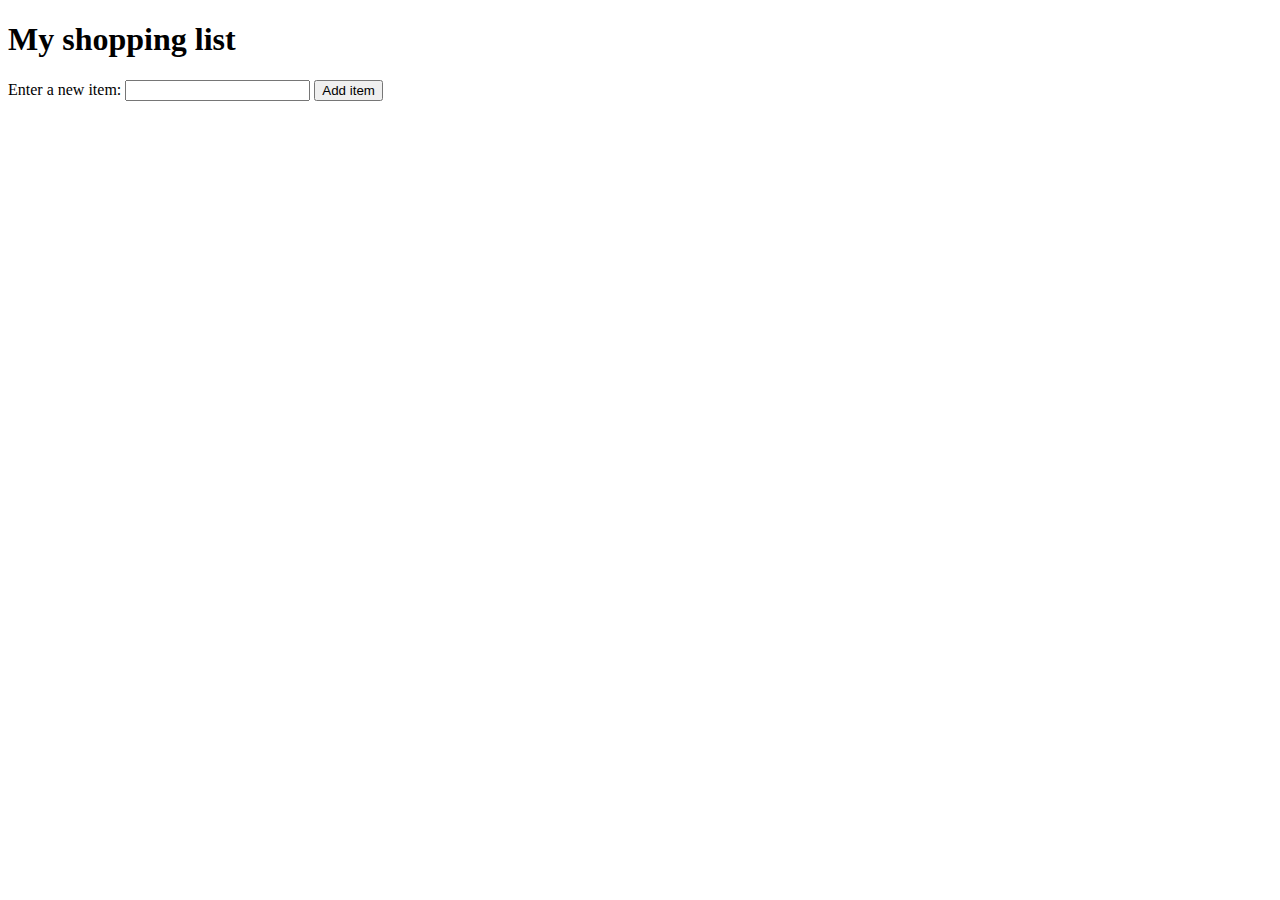
<file: exercises/MDN-DOM-Shoppinglist/index.html>
<!DOCTYPE html>
<html lang="en-us">
  <head>
    <meta charset="utf-8" />
    <meta name="viewport" content="width=device-width, initial-scale=1.0" />
    <title>Shopping list example</title>
    <script src="app.js" defer="defer"></script>
    <link rel="stylesheet" href="style.css" />
  </head>
  <body>
    <h1>My shopping list</h1>

    <div>
      <label for="item">Enter a new item:</label>
      <input type="text" name="item" id="item" />
      <button>Add item</button>
    </div>

    <ul></ul>
  </body>
</html>
</file>
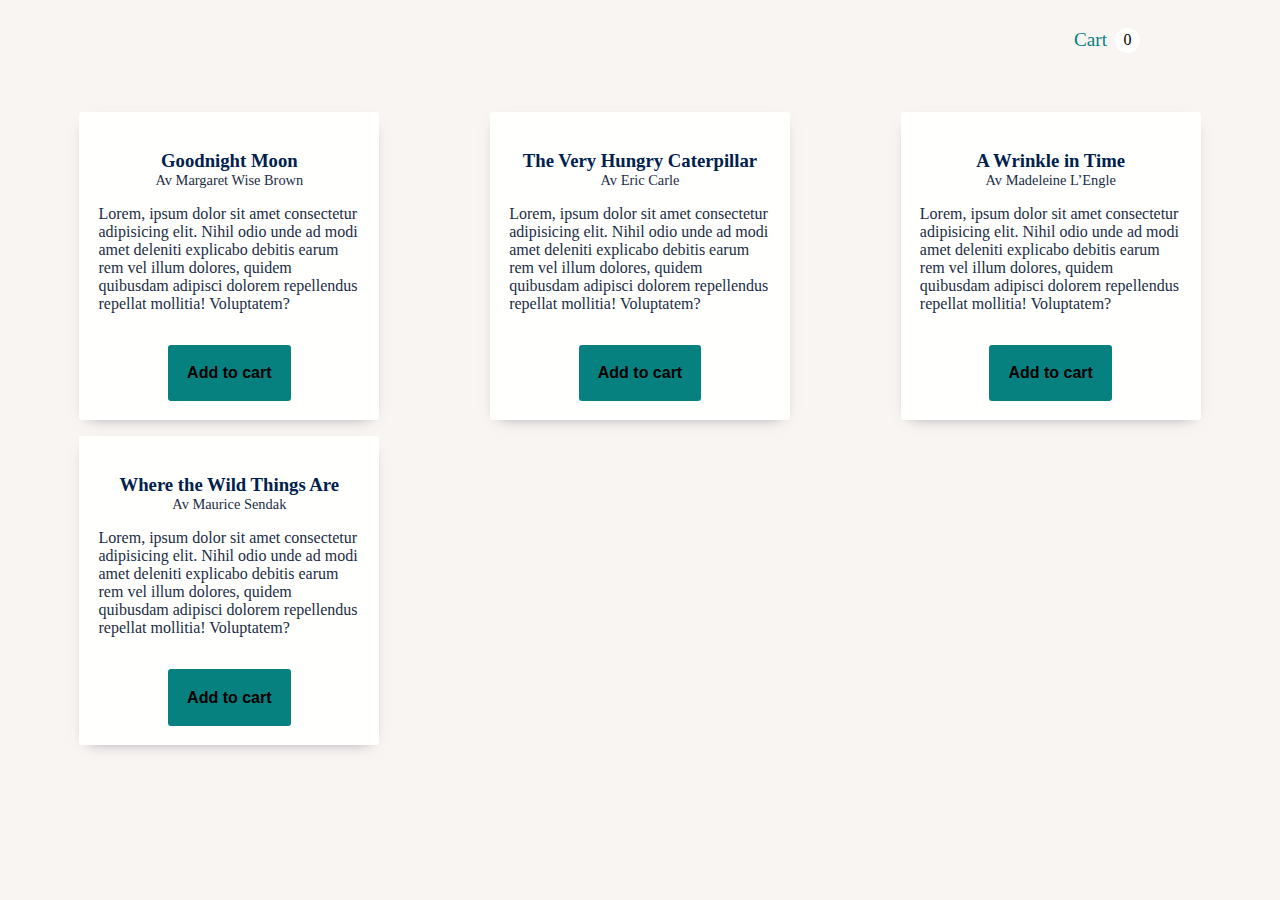
<file: exercises/Shopping-cart-advance/index.html>
<!DOCTYPE html>
<html lang="en">
  <head>
    <meta charset="UTF-8" />
    <meta name="viewport" content="width=device-width, initial-scale=1.0" />
    <link rel="stylesheet" href="css/style.css" />
    <link rel="stylesheet" href="css/font-awesome/css/all.css" />
    <title>Document</title>
  </head>
  <body>
    <header class="header">
      <nav class="menu">
        <a href="#" class="link" id="open-cart">Cart</a>
        <span class="cart-total" id="productsInCart">0</span>
        <section class="cart-wrapper hide" id="cart">
          <h3>Tillagda produkter</h3>
          <ul id="products"></ul>
        </section>
      </nav>
    </header>
    <main>
      <section class="cards">
        <article class="card" data-product="Goodnight Moon">
          <h3 class="title">Goodnight Moon</h3>
          <p class="author">Av Margaret Wise Brown</p>
          <p class="about">
            Lorem, ipsum dolor sit amet consectetur adipisicing elit. Nihil odio
            unde ad modi amet deleniti explicabo debitis earum rem vel illum
            dolores, quidem quibusdam adipisci dolorem repellendus repellat
            mollitia! Voluptatem?
          </p>
          <button class="button" id="add-to-cart-button">Add to cart</button>
        </article>
        <article class="card" data-product="The Very Hungry Caterpillar">
          <h3 class="title">The Very Hungry Caterpillar</h3>
          <p class="author">Av Eric Carle</p>
          <p></p>
          <p class="about">
            Lorem, ipsum dolor sit amet consectetur adipisicing elit. Nihil odio
            unde ad modi amet deleniti explicabo debitis earum rem vel illum
            dolores, quidem quibusdam adipisci dolorem repellendus repellat
            mollitia! Voluptatem?
          </p>
          <button class="button">Add to cart</button>
        </article>
        <article class="card" data-product="A Wrinkle in Time">
          <h3 class="title">A Wrinkle in Time</h3>
          <p class="author">Av Madeleine L’Engle</p>
          <p></p>
          <p class="about">
            Lorem, ipsum dolor sit amet consectetur adipisicing elit. Nihil odio
            unde ad modi amet deleniti explicabo debitis earum rem vel illum
            dolores, quidem quibusdam adipisci dolorem repellendus repellat
            mollitia! Voluptatem?
          </p>
          <button class="button">Add to cart</button>
        </article>
        <article class="card" data-product="Where the Wild Things Are">
          <h3 class="title">Where the Wild Things Are</h3>
          <p class="author">Av Maurice Sendak</p>
          <p></p>
          <p class="about">
            Lorem, ipsum dolor sit amet consectetur adipisicing elit. Nihil odio
            unde ad modi amet deleniti explicabo debitis earum rem vel illum
            dolores, quidem quibusdam adipisci dolorem repellendus repellat
            mollitia! Voluptatem?
          </p>
          <button class="button">Add to cart</button>
        </article>
      </section>
    </main>

    <script src="js/index.js"></script>
  </body>
</html>
</file>
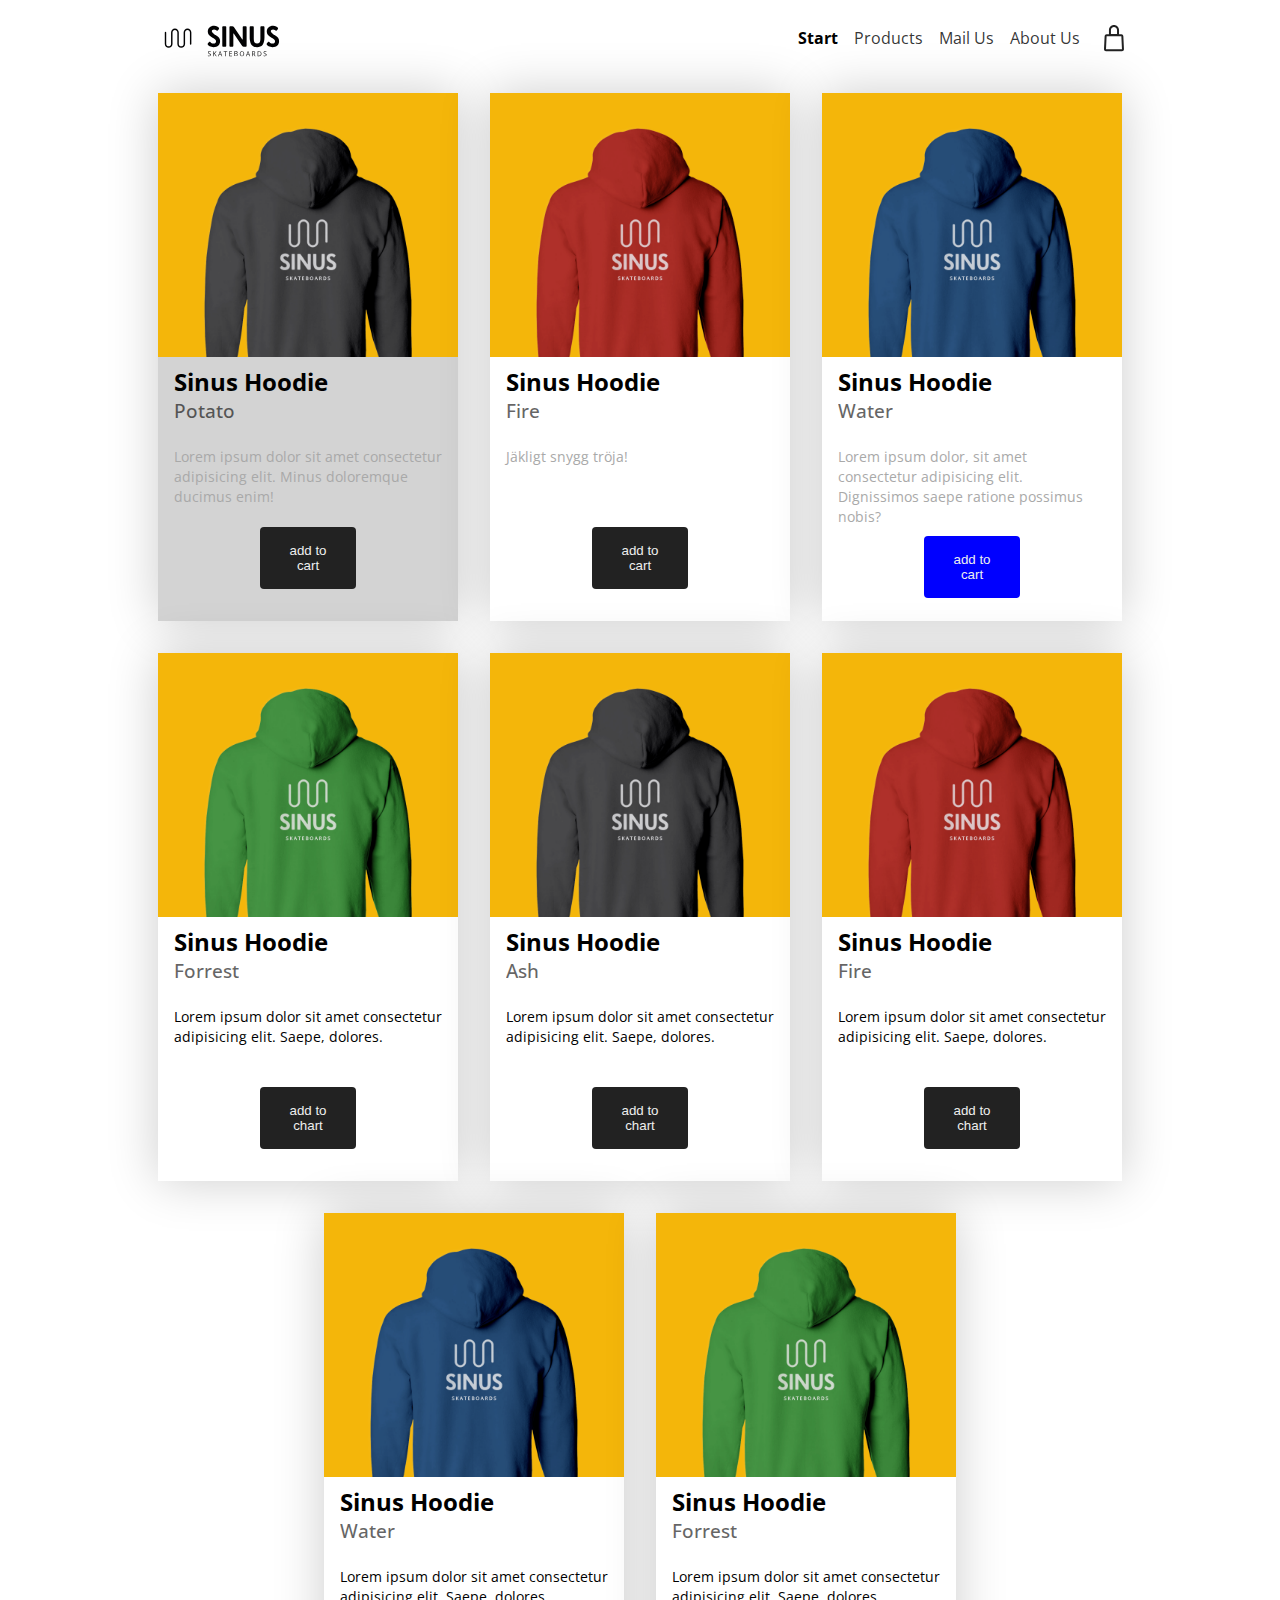
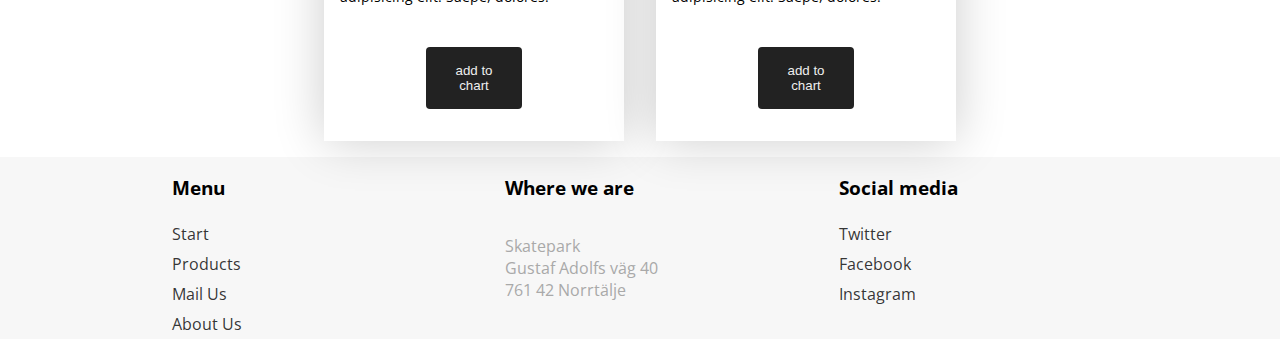
<file: exercises/sinus-minishop/index.html>
<!DOCTYPE html>
<html lang="en">
<head>
    <meta charset="UTF-8">
    <meta name="viewport" content="width=device-width, initial-scale=1.0">
    <title>Miniprojekt Sinus skateboards</title>
    <link href="https://fonts.googleapis.com/css2?family=Open+Sans:wght@400;700&display=swap" rel="stylesheet">
    <link rel="stylesheet" href="css/style.css">
</head>
<body>
    <header>        
        <img src="img/sinus-logo.svg" alt="sinus" class="logo">
        <nav>
            <a href="#">Home</a>
            <a href="#">Products</a>
            <a href="#">Contact</a>
            <img src="img/icon-bag.svg" alt="cart">
        </nav>
    </header>
    <main>
        <article class="art-1">
            <figure><img src="img/hoodie-ash.png" alt="hoodie"></figure>
            <h2>Sinus Hoodie</h2>
            <h3>Ash</h3>
            <p>Lorem ipsum dolor sit amet consectetur adipisicing elit. Minus doloremque ducimus enim!</p>
            <button>buy</button>
        </article>
        <article class="art-2">
            <figure><img src="img/hoodie-fire.png" alt="hoodie"></figure>
            <h2>Sinus Hoodie</h2>
            <h3>Fire</h3>
            <p>Lorem ipsum dolor sit amet consectetur adipisicing elit. Ratione neque sint quaerat consequatur laudantium!</p>
            <button>buy</button>
        </article>
        <article class="art-3">
            <figure><img src="img/hoodie-ocean.png" alt="hoodie"></figure>
            <h2>Sinus Hoodie</h2>
            <h3>Water</h3>
            <p>Lorem ipsum dolor, sit amet consectetur adipisicing elit. Dignissimos saepe ratione possimus nobis?</p>
            <button>buy</button>
        </article>
    </main>
    <footer>
        <section>
            <article>
                <h3>Menu</h3>
                <a href="#">Home</a>
                <a href="#">Products</a>
                <a href="#">Contact</a>
            </article>
            <article>
                <h3>Where we are</h3>
                <p>Sinus skateboards <br>
                Railsvägen 13 <br>
                133 37, Rampnäs</p>
            </article>
            <article>
                <h3>Social media</h3>
                <a href="#">Twitter</a>
                <a href="#">Facebook</a>
                <a href="#">Instagram</a>
            </article>
        </section>
    </footer>
    <script src="js/script.js"></script>
</body>
</html>
</file>
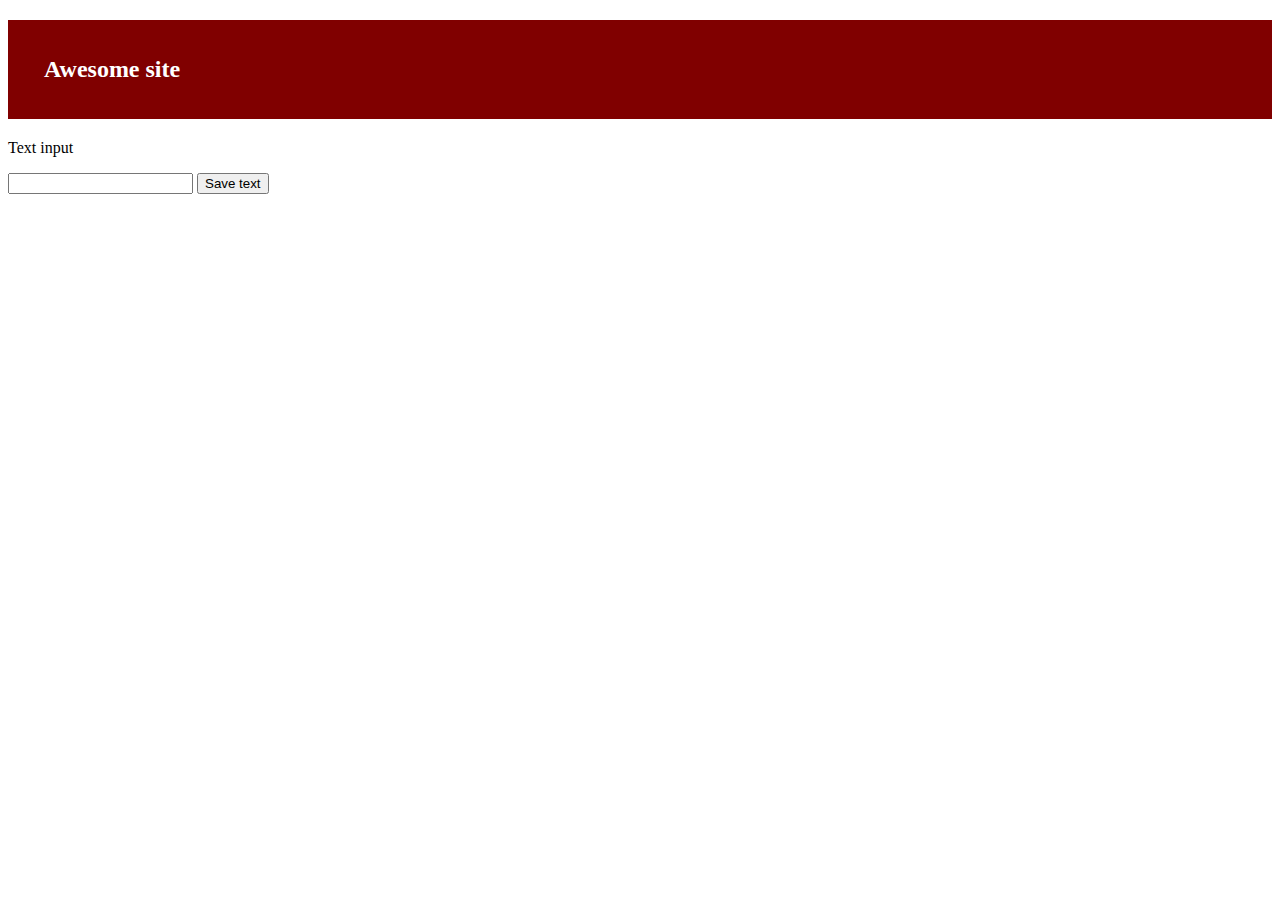
<file: live-coding/dom/index.html>
<!DOCTYPE html>
<html lang="en">
  <head>
    <meta charset="UTF-8" />
    <meta http-equiv="X-UA-Compatible" content="IE=edge" />
    <meta name="viewport" content="width=device-width, initial-scale=1.0" />
    <title>Document</title>
    <script src="app.js" defer></script>
  </head>
  <body>
    <h2 class="page-title">Nobody knows the name of this site</h2>

    <div>
      <p class="text-para">Text input</p>
      <input type="text" class="text-field" />
      <button class="save-btn">Save text</button>
    </div>

    <ul class="text-list"></ul>
  </body>
</html>
</file>
<file: exercises/MDN-DOM-Shoppinglist/style.css>
li {
  margin-bottom: 10px;
}

li button {
  font-size: 8px;
  margin-left: 20px;
  color: #666;
}
</file>
<file: exercises/Shopping-cart-advance/css/style.css>
* {
  box-sizing: border-box;
}

body {
  width: 100vw;
  height: 100vh;
  margin: 0;
  padding: 0;
  background-color: #f8f5f2;
}

h3 {
  color: #00214d;
}

p {
  color: #1b2d45;
}

.button {
  background-color: #078080;
  outline: none;
  padding: 1.2rem;
  border: none;
  border-radius: 3px;
  font-size: 1rem;
  font-weight: 700;
  cursor: pointer;
  margin-top: 1rem;
  transition: box-shadow 0.3s;
}
.button:hover {
  box-shadow: 0 8px 10px -5px rgba(31, 18, 53, 0.6);
}

.button:active {
  box-shadow: none;
}

.link {
  font-size: 1.2rem;
  text-decoration: none;
  color: #078080;
  margin-right: 0.5rem;
}

.header {
  width: 100%;
  height: 80px;
  padding: 1rem;
}

.menu {
  max-width: 1000px;
  height: 100%;
  display: flex;
  justify-content: flex-end;
  align-items: center;
  margin: 0 auto;
}

.cart-total {
  width: 25px;
  height: 25px;
  border-radius: 999rem;
  background-color: #fffffe;
  display: flex;
  justify-content: center;
  align-items: center;
}

.cart-wrapper {
  width: 400px;
  background-color: #fffffe;
  position: absolute;
  top: 4rem;
  border: 1px solid #f2f2f2;
  display: flex;
  flex-direction: column;
  align-items: center;
}

.cart-wrapper ul {
  margin: 0 auto;
  padding: 0;
  width: 90%;
}

.cart-wrapper li {
  list-style-type: none;
  padding: 0;
  margin-bottom: 1rem;
  display: flex;
  justify-content: space-between;
  align-items: center;
}

.del-button {
  background-color: #078080c4;
  outline: none;
  padding: 0.2rem;
  border: none;
  border-radius: 3px;
  font-size: 0.8rem;
  font-weight: 400;
  cursor: pointer;
  color: #f2f2f2;
  transition: box-shadow 0.3s;
}
.del-button:hover {
  box-shadow: 0 8px 10px -5px rgba(31, 18, 53, 0.6);
}
.product-title {
  font-weight: 700;
}

.hide {
  display: none;
}

.cards {
  margin: 2rem;
  display: grid;
  grid-template-columns: repeat(auto-fit, minmax(300px, 1fr));
  grid-template-rows: auto;
  gap: 1rem;
}

.card {
  max-width: 300px;
  background-color: #fffffe;
  text-align: center;
  padding: 1.2rem;
  box-shadow: 0 5px 15px -10px rgba(31, 18, 53, 0.6);
  border-radius: 3px;
  margin: 0 auto;
}

.title {
  margin-bottom: 0;
}

.about {
  text-align: left;
}

.author {
  text-align: center;
  margin-top: 0;
  font-size: 0.9rem;
}
</file>
<file: exercises/sinus-minishop/css/style.css>
:root {
  --width: 1000px;
}

body {
  margin: 0;
  height: 100vh;
  display: flex;
  flex-direction: column;
  font-family: "Open Sans", sans-serif;
}

header {
  max-width: var(--width);
  width: 100%;
  padding: 1rem;
  margin: 0 auto;
  display: flex;
  align-items: center;
  box-sizing: border-box;
}

header > img {
  max-width: 8rem;
  width: 100%;
}

header nav {
  margin-left: auto;
  display: flex;
  align-items: center;
}

header nav a,
footer a {
  color: rgba(0, 0, 0, 0.8);
  text-decoration: none;
  margin: 0 0.5rem;
}

header nav a.active {
  font-weight: bold;
  color: rgba(0, 0, 0, 1);
}

footer section article {
  display: flex;
  flex-direction: column;
  margin: 0;
  padding: 0;
}

header nav img {
  margin-left: 1rem;
}

main {
  max-width: var(--width);
  margin: 0 auto;
  display: flex;
  flex-wrap: wrap;
  flex: 1;
  justify-content: center;
  align-items: center;
}

main article {
  flex: 0 1 300px;
  height: 33rem;
  width: 100%;
  margin: 1rem;
  background: white;
  display: flex;
  flex-direction: column;
  box-shadow: 0 0 3rem rgba(0, 0, 0, 0.2);
}

main article figure {
  margin: 0;
  padding: 2rem 1rem 0 1rem;
  background: rgb(244, 182, 10);
  display: flex;
  flex-direction: column;
  justify-content: flex-end;
  align-items: center;
}

main article figure img {
  width: 80%;
}

main article h2 {
  margin: 0;
  padding: 0.5rem 1rem 0rem 1rem;
}
main article h3 {
  margin: 0;
  padding: 0rem 1rem 1rem 1rem;
  font-weight: 500;
  opacity: 0.6;
}

main article p {
  margin: 0;
  padding: 0.5rem 1rem;
  font-size: 0.9rem;
  line-height: 140%;
}

main article button {
  appearance: none;
  border: none;
  background: #222;
  color: #eee;
  margin: auto auto 2rem auto;
  padding: 1rem 1.5rem;
  width: 6rem;
  border-radius: 0.25rem;
}

footer {
  background: rgba(0, 0, 0, 0.03);
  height: 16rem;
  display: flex;
  justify-content: center;
}

footer > section {
  max-width: var(--width);
  width: 100%;
  display: flex;
  box-sizing: border-box;
}

footer > section article {
  flex: 1;
  margin: 0 2rem;
}

footer > section article a {
  margin: 0.25rem 0;
}
</file>
